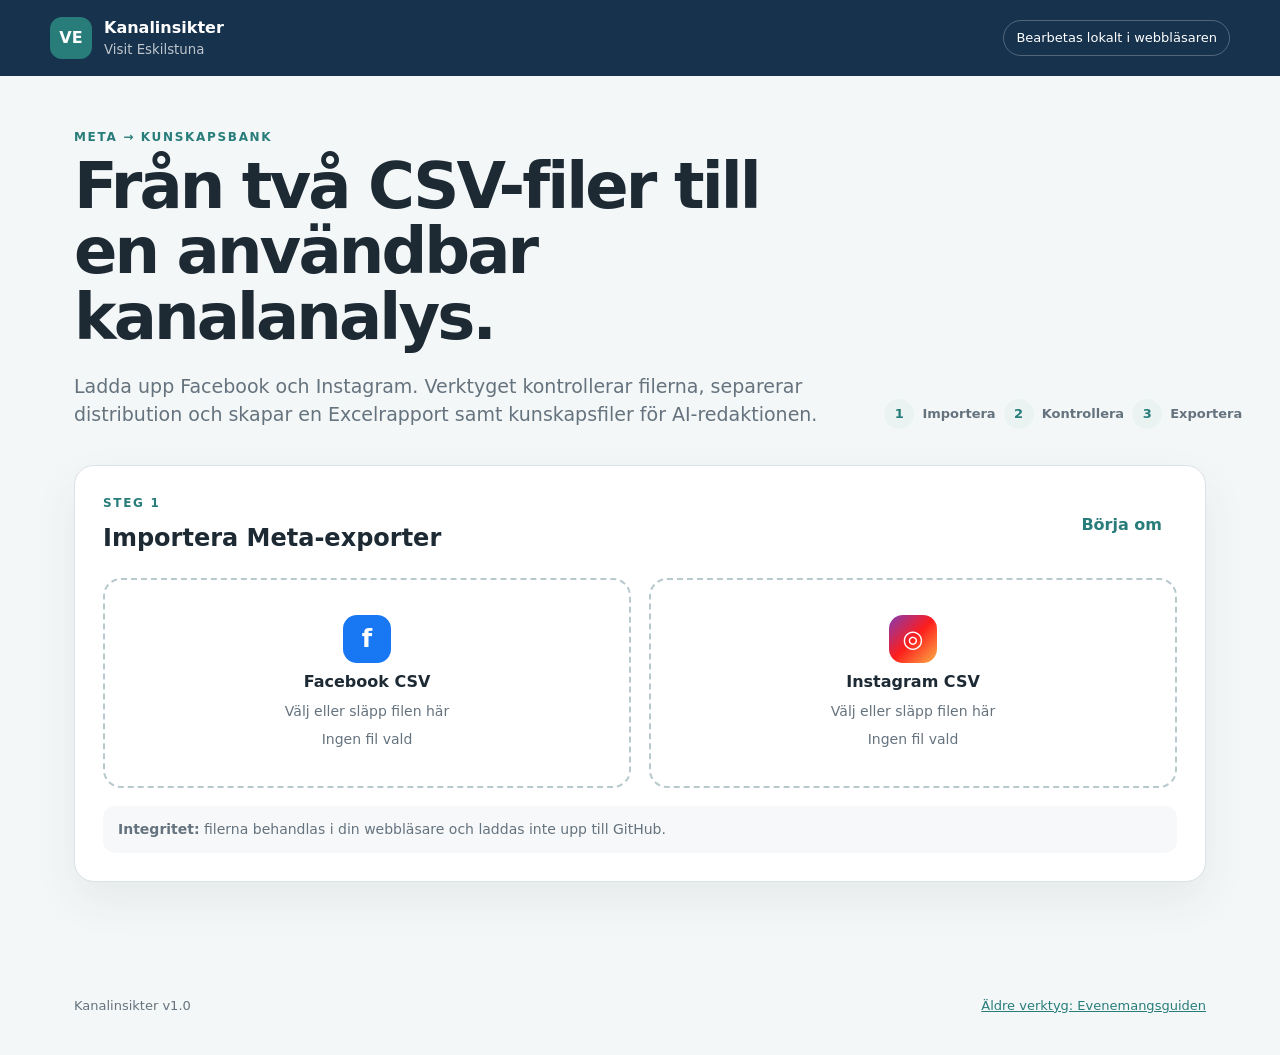
<file: index.html>
<!doctype html>
<html lang="sv">
<head>
  <meta charset="utf-8">
  <meta name="viewport" content="width=device-width, initial-scale=1">
  <meta name="description" content="Analysera Meta-exporter lokalt och skapa kanalinsikter för Visit Eskilstuna.">
  <title>Kanalinsikter – Visit Eskilstuna</title>
  <link rel="stylesheet" href="styles.css">
  <link rel="stylesheet" href="channel-separation.css">
  <script defer src="papaparse.min.js"></script>
  <script defer src="exceljs.min.js"></script>
  <script defer src="app.js"></script>
</head>
<body>
  <header class="topbar"><a class="brand" href="./"><span class="brand-mark">VE</span><span><strong>Kanalinsikter</strong><small>Visit Eskilstuna</small></span></a><span class="privacy-pill">Bearbetas lokalt i webbläsaren</span></header>
  <main>
    <section class="hero"><div><p class="eyebrow">META → KUNSKAPSBANK</p><h1>Från två CSV-filer till en användbar kanalanalys.</h1><p class="lead">Ladda upp Facebook och Instagram. Verktyget kontrollerar filerna, separerar distribution och skapar en Excelrapport samt kunskapsfiler för AI-redaktionen.</p></div><ol class="steps"><li><span>1</span>Importera</li><li><span>2</span>Kontrollera</li><li><span>3</span>Exportera</li></ol></section>
    <section class="panel" id="uploadPanel">
      <div class="section-heading"><div><p class="step-label">STEG 1</p><h2>Importera Meta-exporter</h2></div><button class="text-button" id="resetButton" type="button">Börja om</button></div>
      <div class="upload-grid">
        <label class="dropzone" id="facebookDrop"><input id="facebookFile" type="file" accept=".csv,text/csv"><span class="channel-icon facebook">f</span><strong>Facebook CSV</strong><span>Välj eller släpp filen här</span><em id="facebookState">Ingen fil vald</em></label>
        <label class="dropzone" id="instagramDrop"><input id="instagramFile" type="file" accept=".csv,text/csv"><span class="channel-icon instagram">◎</span><strong>Instagram CSV</strong><span>Välj eller släpp filen här</span><em id="instagramState">Ingen fil vald</em></label>
      </div><div class="notice"><strong>Integritet:</strong> filerna behandlas i din webbläsare och laddas inte upp till GitHub.</div>
    </section>
    <section class="panel hidden" id="reviewPanel">
      <div class="section-heading"><div><p class="step-label">STEG 2</p><h2>Kontrollera analysen</h2></div><span class="status-badge" id="analysisStatus">Kontrollerar</span></div>
      <div class="quality-grid" id="qualityGrid"></div><div class="kpi-grid" id="kpiGrid"></div>
      <div class="subheading"><h3>Format och organisk prestation</h3><span>Medianvärden per kanal</span></div>
      <div class="channel-comparison"><section class="channel-panel facebook-panel"><div class="channel-heading"><span class="channel-dot">f</span><h3>Facebook</h3></div><div class="table-wrap"><table id="facebookFormatTable"><thead><tr><th>Format</th><th>Antal</th><th>Räckvidd</th><th>Engagemang</th></tr></thead><tbody></tbody></table></div></section><section class="channel-panel instagram-panel"><div class="channel-heading"><span class="channel-dot">◎</span><h3>Instagram</h3></div><div class="table-wrap"><table id="instagramFormatTable"><thead><tr><th>Format</th><th>Antal</th><th>Räckvidd</th><th>Engagemang</th></tr></thead><tbody></tbody></table></div></section></div>
      <div class="preview-bottom"><div><div class="subheading"><h3>Topp 5 med originallänk och analys</h3><span>Rangordnas separat per kanal</span></div><div class="channel-comparison top-five-comparison"><section class="channel-panel facebook-panel"><div class="channel-heading"><span class="channel-dot">f</span><h3>Facebook – topp 5</h3></div><div id="facebookTopCards" class="top-card-list"></div></section><section class="channel-panel instagram-panel"><div class="channel-heading"><span class="channel-dot">◎</span><h3>Instagram – topp 5</h3></div><div id="instagramTopCards" class="top-card-list"></div></section></div><p class="link-help">Klicka på länken för att öppna originalinlägget och granska bilden eller videon direkt i Facebook eller Instagram.</p></div><div class="settings-card"><h3>Målmodell</h3><label>Räckvidd <output id="reachWeightOutput">70 %</output><input id="reachWeight" type="range" min="0" max="100" value="70"></label><label>Engagemang <output id="engagementWeightOutput">30 %</output></label><p>Vikterna används i målpoängen och dokumenteras i exporten.</p></div></div>
      <div class="subheading corrections-heading"><div><h3>Distribution som behöver verifieras</h3><p>Instagram saknar ofta säker uppgift om annonser och Collab.</p></div><div class="inline-actions"><button class="secondary" id="importRulesButton" type="button">Importera regler</button><input class="hidden" id="rulesFile" type="file" accept=".json,application/json"><button class="secondary" id="exportRulesButton" type="button">Spara regler</button></div></div>
      <div class="table-wrap corrections"><table id="correctionsTable"><thead><tr><th>Inlägg</th><th>Datum</th><th>Räckvidd</th><th>Distribution</th><th>Partner</th></tr></thead><tbody></tbody></table></div><p class="empty-note" id="correctionsNote"></p>
    </section>
    <section class="panel hidden export-panel" id="exportPanel"><div class="section-heading"><div><p class="step-label">STEG 3</p><h2>Exportera resultat</h2></div></div><div class="export-grid"><button id="excelButton"><span>Fullständig Excelrapport</span><small>12 flikar, klickbara topplänkar, 40 analysfält och grafer</small></button><button id="knowledgeButton"><span>Kanalinsikter</span><small>Markdown för AI-redaktionen</small></button><button id="logButton"><span>Ändringslogg</span><small>Period, datakvalitet och kontrollvärden</small></button><button id="normalizedButton"><span>Normaliserad CSV</span><small>40 samlade analysfält på inläggsnivå</small></button></div><div id="exportStatus" class="export-status" role="status">Redo att exportera.</div></section>
  </main>
  <footer><span>Kanalinsikter v1.0</span><a href="evenemangsguiden.html">Äldre verktyg: Evenemangsguiden</a></footer>
</body></html>
</file>
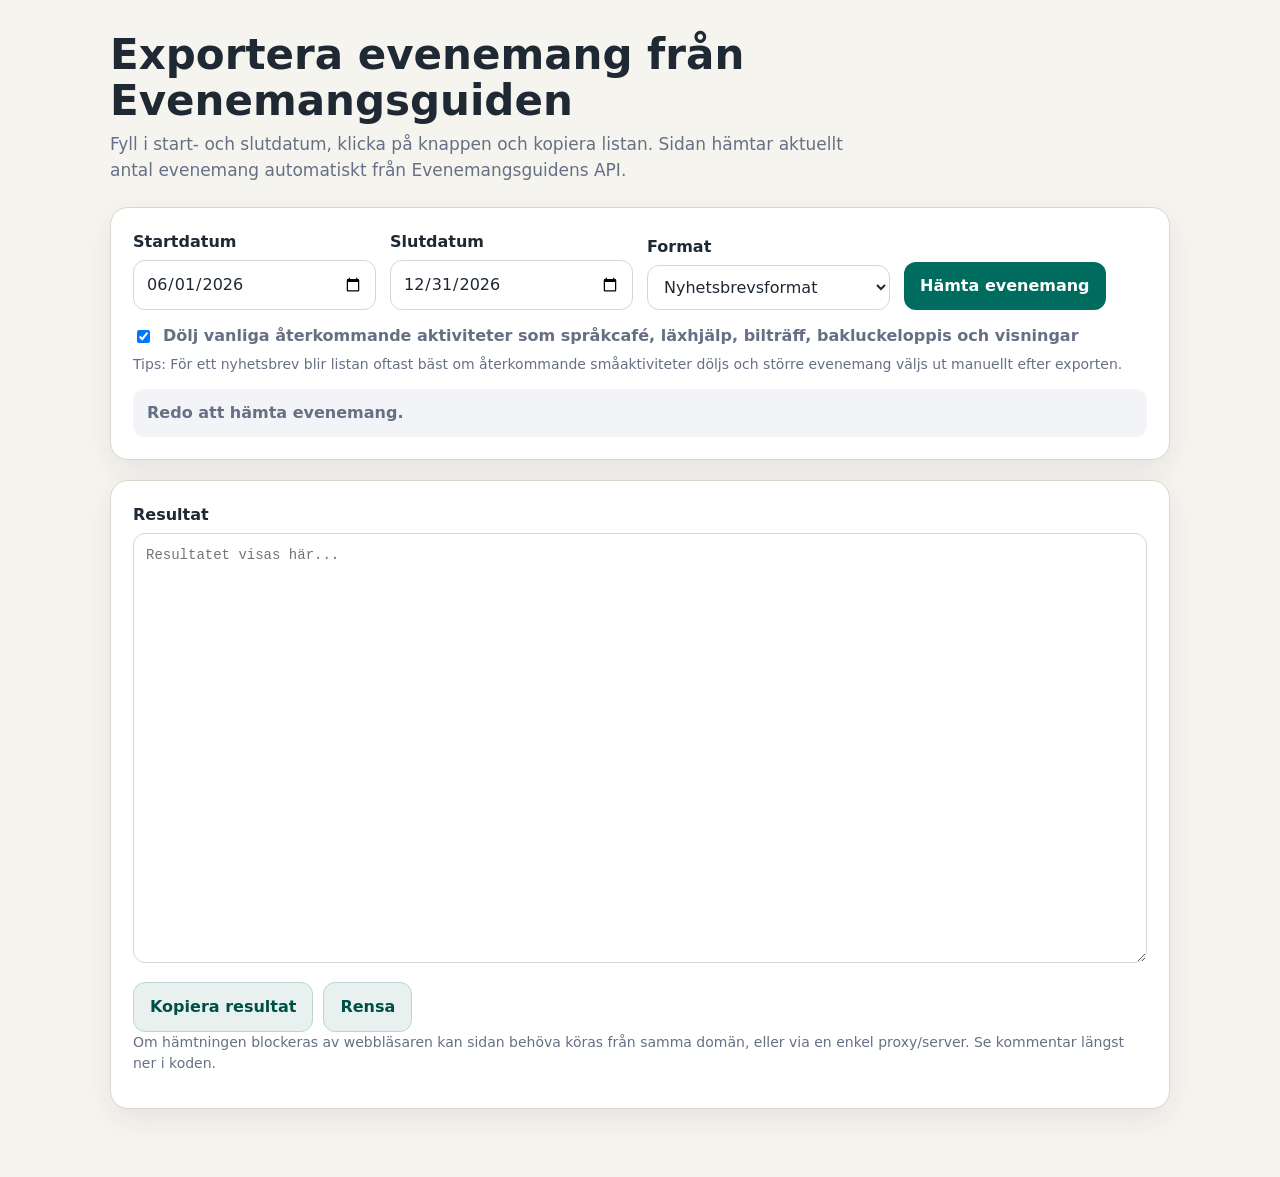
<file: evenemangsguiden.html>
<!doctype html>
<html lang="sv">
<head>
  <meta charset="utf-8" />
  <meta name="viewport" content="width=device-width, initial-scale=1" />
  <title>Exportera evenemang från Evenemangsguiden</title>
  <style>
    :root {
      --bg: #f6f4ef;
      --card: #ffffff;
      --text: #1f2933;
      --muted: #667085;
      --border: #d9d6cc;
      --accent: #006b5f;
      --accent-dark: #004f47;
      --danger: #b42318;
      --success: #027a48;
    }

    * {
      box-sizing: border-box;
    }

    body {
      margin: 0;
      font-family: system-ui, -apple-system, BlinkMacSystemFont, "Segoe UI", sans-serif;
      background: var(--bg);
      color: var(--text);
      line-height: 1.5;
    }

    main {
      max-width: 1100px;
      margin: 0 auto;
      padding: 32px 20px 48px;
    }

    .hero {
      margin-bottom: 24px;
    }

    h1 {
      margin: 0 0 8px;
      font-size: clamp(28px, 4vw, 42px);
      line-height: 1.1;
    }

    p {
      margin: 0 0 12px;
    }

    .intro {
      max-width: 760px;
      color: var(--muted);
      font-size: 17px;
    }

    .card {
      background: var(--card);
      border: 1px solid var(--border);
      border-radius: 18px;
      padding: 22px;
      box-shadow: 0 10px 30px rgba(31, 41, 51, 0.08);
      margin-bottom: 20px;
    }

    .grid {
      display: grid;
      grid-template-columns: repeat(4, minmax(0, 1fr));
      gap: 14px;
      align-items: end;
    }

    label {
      display: block;
      font-weight: 700;
      margin-bottom: 6px;
    }

    input,
    select,
    textarea {
      width: 100%;
      border: 1px solid var(--border);
      border-radius: 12px;
      padding: 11px 12px;
      font: inherit;
      background: #fff;
      color: var(--text);
    }

    textarea {
      min-height: 430px;
      resize: vertical;
      white-space: pre;
      overflow: auto;
      font-family: ui-monospace, SFMono-Regular, Menlo, Consolas, monospace;
      font-size: 14px;
    }

    button {
      border: 0;
      border-radius: 12px;
      padding: 12px 16px;
      font: inherit;
      font-weight: 800;
      cursor: pointer;
      background: var(--accent);
      color: #fff;
      min-height: 47px;
    }

    button:hover {
      background: var(--accent-dark);
    }

    button.secondary {
      background: #e8f1ef;
      color: var(--accent-dark);
      border: 1px solid #b9d7d2;
    }

    button.secondary:hover {
      background: #d8ebe7;
    }

    button:disabled {
      opacity: 0.6;
      cursor: not-allowed;
    }

    .actions {
      display: flex;
      gap: 10px;
      flex-wrap: wrap;
      margin-top: 12px;
    }

    .status {
      margin-top: 14px;
      padding: 12px 14px;
      border-radius: 12px;
      background: #f2f4f7;
      color: var(--muted);
      font-weight: 650;
    }

    .status.error {
      background: #fef3f2;
      color: var(--danger);
    }

    .status.success {
      background: #ecfdf3;
      color: var(--success);
    }

    .help {
      color: var(--muted);
      font-size: 14px;
      margin-top: 6px;
    }

    .checkbox-row {
      display: flex;
      align-items: center;
      gap: 10px;
      margin-top: 14px;
      color: var(--muted);
    }

    .checkbox-row input {
      width: auto;
    }

    .small {
      font-size: 14px;
      color: var(--muted);
    }

    @media (max-width: 850px) {
      .grid {
        grid-template-columns: 1fr 1fr;
      }
    }

    @media (max-width: 560px) {
      main {
        padding: 22px 14px 36px;
      }

      .grid {
        grid-template-columns: 1fr;
      }

      .card {
        padding: 16px;
      }
    }
  </style>
</head>
<body>
  <main>
    <section class="hero">
      <h1>Exportera evenemang från Evenemangsguiden</h1>
      <p class="intro">Fyll i start- och slutdatum, klicka på knappen och kopiera listan. Sidan hämtar aktuellt antal evenemang automatiskt från Evenemangsguidens API.</p>
    </section>

    <section class="card">
      <div class="grid">
        <div>
          <label for="startDate">Startdatum</label>
          <input id="startDate" type="date" value="2026-06-01" />
        </div>

        <div>
          <label for="endDate">Slutdatum</label>
          <input id="endDate" type="date" value="2026-12-31" />
        </div>

        <div>
          <label for="format">Format</label>
          <select id="format">
            <option value="newsletter">Nyhetsbrevsformat</option>
            <option value="raw">Råformat</option>
            <option value="csv">CSV</option>
          </select>
        </div>

        <div>
          <button id="fetchButton" type="button">Hämta evenemang</button>
        </div>
      </div>

      <label class="checkbox-row">
        <input id="hideRecurring" type="checkbox" checked />
        Dölj vanliga återkommande aktiviteter som språkcafé, läxhjälp, bilträff, bakluckeloppis och visningar
      </label>

      <p class="help">Tips: För ett nyhetsbrev blir listan oftast bäst om återkommande småaktiviteter döljs och större evenemang väljs ut manuellt efter exporten.</p>

      <div id="status" class="status">Redo att hämta evenemang.</div>
    </section>

    <section class="card">
      <label for="output">Resultat</label>
      <textarea id="output" placeholder="Resultatet visas här..."></textarea>
      <div class="actions">
        <button id="copyButton" type="button" class="secondary">Kopiera resultat</button>
        <button id="clearButton" type="button" class="secondary">Rensa</button>
      </div>
      <p class="small">Om hämtningen blockeras av webbläsaren kan sidan behöva köras från samma domän, eller via en enkel proxy/server. Se kommentar längst ner i koden.</p>
    </section>
  </main>

  <script>
    const API_BASE_URL = "https://visiteskilstuna.se/rest-api/Evenemang/events";
    const DEFAULT_COUNT = 12;

    const startDateInput = document.getElementById("startDate");
    const endDateInput = document.getElementById("endDate");
    const formatSelect = document.getElementById("format");
    const hideRecurringInput = document.getElementById("hideRecurring");
    const fetchButton = document.getElementById("fetchButton");
    const copyButton = document.getElementById("copyButton");
    const clearButton = document.getElementById("clearButton");
    const output = document.getElementById("output");
    const statusBox = document.getElementById("status");

    function setStatus(message, type = "info") {
      statusBox.textContent = message;
      statusBox.className = `status ${type === "error" ? "error" : type === "success" ? "success" : ""}`;
    }

    function createUrl(page, count) {
      const params = new URLSearchParams({
        count: String(count),
        filters: JSON.stringify({}),
        page: String(page),
        query: "",
        timestamp: String(Date.now())
      });

      return `${API_BASE_URL}?${params.toString()}`;
    }

    async function fetchPage(page, count) {
      const response = await fetch(createUrl(page, count), {
        headers: {
          Accept: "application/json, text/plain, */*"
        }
      });

      if (!response.ok) {
        throw new Error(`Kunde inte hämta sida ${page}. Status: ${response.status}`);
      }

      return response.json();
    }

    function getEventKey(event) {
      return event.id || event.uri || `${event.title}-${event.info?.start}`;
    }

    function getStartDate(event) {
      return event.info?.start?.slice(0, 10) || "";
    }

    function parseDateTime(dateTime) {
      if (!dateTime) {
        return { iso: "", date: "", time: "" };
      }

      const [datePart, timePart = ""] = dateTime.split(" ");
      const [year, month, day] = datePart.split("-");

      return {
        iso: datePart,
        date: day && month ? `${day}/${month}` : datePart,
        time: timePart ? timePart.slice(0, 5) : ""
      };
    }

    function shouldHideRecurring(event) {
      const title = (event.title || "").toLowerCase();
      const location = (event.info?.location?.name || "").toLowerCase();

      const recurringPatterns = [
        "språkcafé",
        "läxhjälp",
        "bilträff",
        "bakluckeloppis",
        "visningar av museismedjan",
        "visning av tillfällig utställning",
        "sommaröppet med visningar och café",
        "föräldrafika",
        "epa-häng",
        "läsning för integration",
        "prova på paddling",
        "friluftsaktiviteter med eriswed",
        "medborgardialog",
        "extra öppet på stadsmuseet",
        "skaparverkstad",
        "vilsta musikcafé"
      ];

      return recurringPatterns.some(pattern => title.includes(pattern) || location.includes(pattern));
    }

    function monthName(dateString) {
      const date = new Date(`${dateString}T12:00:00`);
      return new Intl.DateTimeFormat("sv-SE", { month: "long" }).format(date);
    }

    function formatNewsletter(events, startDate, endDate) {
      if (events.length === 0) {
        return `Inga evenemang hittades mellan ${startDate} och ${endDate}.`;
      }

      const grouped = new Map();

      for (const event of events) {
        const date = getStartDate(event);
        const month = monthName(date);
        if (!grouped.has(month)) grouped.set(month, []);
        grouped.get(month).push(event);
      }

      const lines = [
        `Evenemang ${startDate} till ${endDate}`,
        `Hämtat: ${new Date().toLocaleString("sv-SE")}`,
        `Antal evenemang: ${events.length}`,
        ""
      ];

      for (const [month, monthEvents] of grouped.entries()) {
        lines.push(month.charAt(0).toUpperCase() + month.slice(1));

        for (const event of monthEvents) {
          const start = parseDateTime(event.info?.start);
          const end = parseDateTime(event.info?.end);
          const title = event.title || "Namnlöst evenemang";
          const location = event.info?.location?.name || "Plats saknas";

          let dateText = start.date;
          if (end.iso && end.iso !== start.iso) {
            dateText = `${start.date}–${end.date}`;
          }

          lines.push(`• ${dateText}, ${title}, ${location}`);
        }

        lines.push("");
      }

      lines.push("För fler evenemang och uppdaterad information, se https://evenemang.eskilstuna.se/");
      return lines.join("\n");
    }

    function escapeCsv(value) {
      const stringValue = String(value ?? "");
      return `"${stringValue.replaceAll('"', '""')}"`;
    }

    function formatCsv(events) {
      const rows = [["Datum", "Tid", "Titel", "Plats", "URL"]];

      for (const event of events) {
        const start = parseDateTime(event.info?.start);
        const title = event.title || "";
        const location = event.info?.location?.name || "";
        const url = event.uri ? `https://evenemang.eskilstuna.se${event.uri}` : "";
        rows.push([start.iso, start.time, title, location, url]);
      }

      return rows.map(row => row.map(escapeCsv).join(",")).join("\n");
    }

    function formatRaw(events, startDate, endDate) {
      const lines = [
        `Evenemang ${startDate} till ${endDate}`,
        `Hämtat: ${new Date().toLocaleString("sv-SE")}`,
        `Antal evenemang: ${events.length}`,
        ""
      ];

      for (const event of events) {
        const start = event.info?.start || "";
        const title = event.title || "";
        const location = event.info?.location?.name || "";
        lines.push(`${start} | ${title} | ${location}`);
      }

      return lines.join("\n");
    }

    async function fetchAllEvents() {
      const firstData = await fetchPage(1, DEFAULT_COUNT);
      const count = firstData.searchInfo?.count || DEFAULT_COUNT;
      const totalHits = firstData.searchInfo?.totalHits || firstData.hits?.length || 0;
      const totalPages = Math.ceil(totalHits / count);

      const events = [];
      const seen = new Set();

      function addEvents(hits) {
        for (const event of hits || []) {
          const key = getEventKey(event);
          if (!seen.has(key)) {
            seen.add(key);
            events.push(event);
          }
        }
      }

      addEvents(firstData.hits);
      setStatus(`Hämtar evenemang... sida 1 av ${totalPages}`);

      for (let page = 2; page <= totalPages; page++) {
        const data = await fetchPage(page, count);
        addEvents(data.hits);
        setStatus(`Hämtar evenemang... sida ${page} av ${totalPages}`);
      }

      return events;
    }

    async function handleFetch() {
      const startDate = startDateInput.value;
      const endDate = endDateInput.value;

      if (!startDate || !endDate) {
        setStatus("Fyll i både startdatum och slutdatum.", "error");
        return;
      }

      if (startDate > endDate) {
        setStatus("Startdatum kan inte vara efter slutdatum.", "error");
        return;
      }

      fetchButton.disabled = true;
      output.value = "";

      try {
        setStatus("Hämtar evenemang från Evenemangsguiden...");
        const allEvents = await fetchAllEvents();

        let filtered = allEvents
          .filter(event => {
            const date = getStartDate(event);
            return date && date >= startDate && date <= endDate;
          })
          .sort((a, b) => (a.info?.start || "").localeCompare(b.info?.start || ""));

        if (hideRecurringInput.checked) {
          filtered = filtered.filter(event => !shouldHideRecurring(event));
        }

        const format = formatSelect.value;
        if (format === "csv") {
          output.value = formatCsv(filtered);
        } else if (format === "raw") {
          output.value = formatRaw(filtered, startDate, endDate);
        } else {
          output.value = formatNewsletter(filtered, startDate, endDate);
        }

        setStatus(`Klart! Hittade ${filtered.length} evenemang i valt intervall.`, "success");
      } catch (error) {
        console.error(error);
        setStatus(`Något gick fel: ${error.message}`, "error");
      } finally {
        fetchButton.disabled = false;
      }
    }

    async function copyOutput() {
      if (!output.value.trim()) {
        setStatus("Det finns inget resultat att kopiera.", "error");
        return;
      }

      try {
        await navigator.clipboard.writeText(output.value);
        setStatus("Resultatet är kopierat.", "success");
      } catch {
        output.focus();
        output.select();
        setStatus("Kunde inte kopiera automatiskt. Markera texten och kopiera manuellt.", "error");
      }
    }

    fetchButton.addEventListener("click", handleFetch);
    copyButton.addEventListener("click", copyOutput);
    clearButton.addEventListener("click", () => {
      output.value = "";
      setStatus("Resultatet är rensat.");
    });

    /*
      Viktigt om CORS:
      Den här sidan fungerar om webbläsaren tillåter hämtning från
      https://visiteskilstuna.se/rest-api/Evenemang/events.

      Om ni öppnar HTML-filen lokalt och får ett CORS-fel behöver sidan antingen:
      1. ligga på en domän som API:t tillåter,
      2. ligga på samma domän/miljö som evenemangssidan, eller
      3. använda en liten server/proxy som hämtar API-datan åt sidan.
    */
  </script>
</body>
</html>
</file>
<file: styles.css>
:root{--navy:#17324d;--teal:#287d7b;--teal-dark:#176462;--gold:#e9b949;--bg:#f4f7f7;--ink:#1d2a34;--muted:#65737e;--line:#d9e2e5;--white:#fff;--soft:#eaf3f2;--ok:#16794f}*{box-sizing:border-box}body{margin:0;background:var(--bg);color:var(--ink);font-family:Inter,"Segoe UI",system-ui,sans-serif;line-height:1.5}.topbar{height:76px;padding:0 max(24px,calc((100vw - 1180px)/2));display:flex;align-items:center;justify-content:space-between;background:var(--navy);color:#fff}.brand{display:flex;align-items:center;gap:12px;color:inherit;text-decoration:none}.brand-mark{display:grid;place-items:center;width:42px;height:42px;border-radius:12px;background:var(--teal);font-weight:900}.brand strong,.brand small{display:block}.brand small{opacity:.72}.privacy-pill{font-size:13px;border:1px solid rgba(255,255,255,.25);padding:7px 12px;border-radius:999px}main{max-width:1180px;margin:auto;padding:52px 24px 70px}.hero{display:grid;grid-template-columns:minmax(0,1.4fr) minmax(320px,.6fr);gap:60px;align-items:end;margin-bottom:36px}.eyebrow,.step-label{margin:0 0 8px;color:var(--teal);font-size:12px;font-weight:900;letter-spacing:.14em}.hero h1{font-size:clamp(38px,5vw,64px);line-height:1.02;letter-spacing:-.045em;margin:0;max-width:800px}.lead{font-size:19px;color:var(--muted);max-width:760px;margin:22px 0 0}.steps{display:flex;list-style:none;padding:0;margin:0;gap:8px}.steps li{flex:1;color:var(--muted);font-size:13px;font-weight:700;display:flex;align-items:center;gap:8px}.steps span{display:grid;place-items:center;width:30px;height:30px;border-radius:50%;background:var(--soft);color:var(--teal)}.panel{background:var(--white);border:1px solid var(--line);border-radius:20px;padding:28px;box-shadow:0 18px 45px rgba(23,50,77,.07);margin-bottom:24px}.section-heading,.subheading{display:flex;align-items:center;justify-content:space-between;gap:20px;margin-bottom:22px}.section-heading h2,.subheading h3,.settings-card h3{margin:0}.text-button{border:0;background:transparent;color:var(--teal);font:inherit;font-weight:800;cursor:pointer}.upload-grid{display:grid;grid-template-columns:1fr 1fr;gap:18px}.dropzone{min-height:210px;border:2px dashed #b8c9ce;border-radius:18px;padding:26px;display:flex;flex-direction:column;align-items:center;justify-content:center;gap:7px;text-align:center;cursor:pointer;transition:.2s}.dropzone:hover,.dropzone.dragover{border-color:var(--teal);background:#f3fbfa}.dropzone.ready{border-style:solid;border-color:var(--ok);background:#f1fbf6}.dropzone input{position:absolute;opacity:0;pointer-events:none}.dropzone span,.dropzone em{color:var(--muted);font-style:normal;font-size:14px}.channel-icon{display:grid!important;place-items:center;width:48px;height:48px;border-radius:14px;color:#fff!important;font-size:24px!important;font-weight:900}.facebook{background:#1877f2}.instagram{background:linear-gradient(135deg,#833ab4,#fd1d1d,#fcb045)}.notice{margin-top:18px;padding:13px 15px;border-radius:12px;background:#f6f8f9;color:var(--muted);font-size:14px}.hidden{display:none!important}.quality-grid,.kpi-grid{display:grid;grid-template-columns:repeat(4,1fr);gap:12px;margin-bottom:22px}.quality-item,.kpi{padding:16px;border:1px solid var(--line);border-radius:14px}.quality-item strong,.kpi strong{display:block;font-size:24px;color:var(--navy)}.quality-item span,.kpi span{font-size:13px;color:var(--muted)}.status-badge{padding:7px 11px;border-radius:999px;background:#edf8f3;color:var(--ok);font-size:13px;font-weight:800}.review-layout{display:grid;grid-template-columns:minmax(0,2fr) minmax(260px,.7fr);gap:20px}.table-wrap{overflow:auto;border:1px solid var(--line);border-radius:14px}table{border-collapse:collapse;width:100%;font-size:14px}th,td{padding:11px 13px;text-align:left;border-bottom:1px solid var(--line);vertical-align:top}th{background:var(--navy);color:#fff;white-space:nowrap}tbody tr:last-child td{border-bottom:0}.settings-card{border-radius:16px;background:var(--navy);color:#fff;padding:22px}.settings-card label{display:block;margin-top:20px;font-weight:700}.settings-card output{float:right;color:#bce8e4}.settings-card input{width:100%;accent-color:var(--gold)}.settings-card p{color:#c8d5de;font-size:13px}.corrections-heading{margin-top:30px}.subheading p,.subheading span{margin:3px 0 0;color:var(--muted);font-size:13px}.inline-actions{display:flex;gap:8px}button{border:0;border-radius:11px;background:var(--teal);color:#fff;padding:11px 15px;font:inherit;font-weight:800;cursor:pointer}button:hover{background:var(--teal-dark)}button.secondary{background:var(--soft);color:var(--teal-dark)}select,input[type=text]{width:100%;min-width:145px;border:1px solid var(--line);border-radius:9px;padding:8px;font:inherit}.empty-note,.export-status{color:var(--muted);font-size:13px}.export-grid{display:grid;grid-template-columns:repeat(4,1fr);gap:12px}.export-grid button{text-align:left;min-height:110px;padding:18px}.export-grid span,.export-grid small{display:block}.export-grid span{font-size:17px}.export-grid small{margin-top:8px;color:#d9f0ee;font-weight:500}.export-status{margin-top:16px}footer{max-width:1180px;margin:auto;padding:20px 24px 40px;display:flex;justify-content:space-between;color:var(--muted);font-size:13px}footer a{color:var(--teal)}@media(max-width:850px){.hero,.review-layout{grid-template-columns:1fr}.quality-grid,.kpi-grid,.export-grid{grid-template-columns:1fr 1fr}.hero{gap:28px}.privacy-pill{display:none}}@media(max-width:580px){main{padding:34px 14px}.topbar{padding:0 14px}.upload-grid,.quality-grid,.kpi-grid,.export-grid{grid-template-columns:1fr}.panel{padding:19px}.section-heading,.subheading,footer{align-items:flex-start;flex-direction:column}.steps{width:100%}.inline-actions{width:100%;flex-wrap:wrap}}
</file>
<file: channel-separation.css>
.channel-comparison{display:grid;grid-template-columns:1fr 1fr;gap:16px}.channel-panel{border:1px solid var(--line);border-radius:16px;padding:14px;background:#fff;min-width:0}.channel-heading{display:flex;align-items:center;gap:10px;margin:0 0 12px}.channel-heading h3{margin:0;font-size:16px}.channel-dot{display:grid;place-items:center;width:30px;height:30px;border-radius:9px;color:#fff;font-weight:900}.facebook-panel{border-top:4px solid #1877f2}.instagram-panel{border-top:4px solid #c13584}.facebook-panel .channel-dot{background:#1877f2}.instagram-panel .channel-dot{background:linear-gradient(135deg,#833ab4,#fd1d1d,#fcb045)}.facebook-panel th{background:#1856a5}.instagram-panel th{background:#8a2c72}.facebook-card{border-top:4px solid #1877f2;background:#f5f9ff}.instagram-card{border-top:4px solid #c13584;background:#fff7fb}.preview-bottom{display:grid;grid-template-columns:minmax(0,2fr) minmax(260px,.7fr);gap:20px;margin-top:26px;align-items:start}.preview-bottom>.settings-card{margin-top:42px}.channel-panel table{font-size:13px}.channel-panel th,.channel-panel td{padding:9px 10px}.channel-panel td:nth-last-child(-n+2){white-space:nowrap}@media(max-width:850px){.channel-comparison,.preview-bottom{grid-template-columns:1fr}.preview-bottom>.settings-card{margin-top:0}}@media(max-width:580px){.channel-panel{padding:10px}}
.top-five-comparison{align-items:start}.top-card-list{display:grid;gap:12px}.top-post-card{padding:11px;border:1px solid var(--line);border-radius:12px;background:#fff}.top-post-rank{display:inline-grid;place-items:center;min-width:25px;height:25px;padding:0 7px;border-radius:8px;background:var(--navy);color:#fff;font-size:12px;font-weight:900}.top-post-meta{display:flex;align-items:center;gap:8px;color:var(--muted);font-size:12px}.top-post-text{margin:7px 0;font-size:13px;font-weight:700}.top-post-analysis{margin:0;padding:8px 10px;border-radius:9px;background:var(--soft);font-size:12px;color:#40515e}.top-post-link{display:block;margin-top:9px;padding:10px 12px;border:1px solid #176462;border-radius:9px;background:#f0f8f7;text-align:center;font-size:12px;color:var(--teal-dark);font-weight:900;text-decoration:none}.top-post-link:hover,.top-post-link:focus-visible{background:#dcefeb;text-decoration:underline}.top-post-link.missing{border-color:var(--line);background:#f4f5f6;color:var(--muted);pointer-events:none}.link-help{margin:10px 2px 0;color:var(--muted);font-size:12px}
</file>
